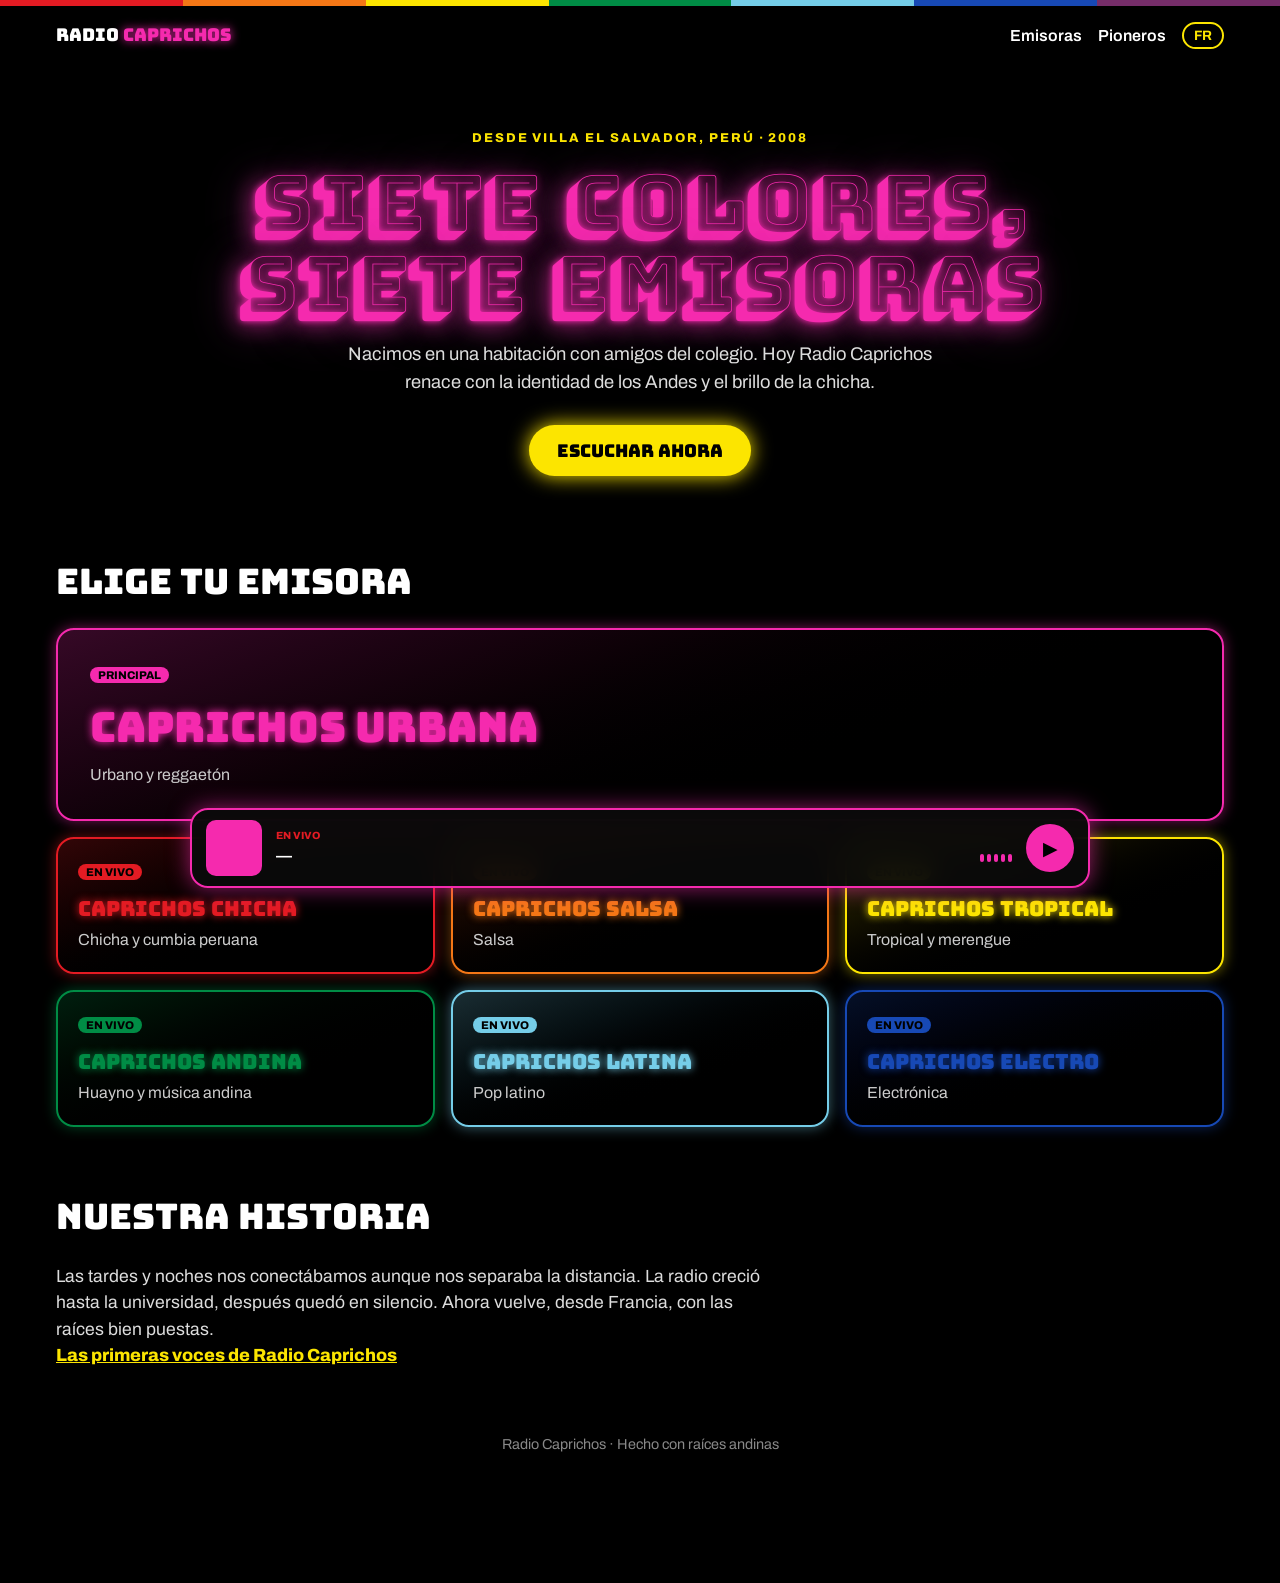
<file: index.html>
<!doctype html>
<!-- Plantilla única: los textos se cargan desde i18n/es.json o i18n/fr.json -->
<html lang="es-PE">
<head>
  <meta charset="utf-8">
  <meta name="viewport" content="width=device-width, initial-scale=1">
  <title>Radio Caprichos</title>
  <meta name="description" content="Radio Caprichos: 7 emisoras con los colores de la bandera del Cusco.">
  <meta name="theme-color" content="#000000">
  <link rel="alternate" hreflang="es-PE" href="https://radiocaprichos.com/">
  <link rel="alternate" hreflang="fr-FR" href="https://radiocaprichos.com/fr/">
  <link rel="preconnect" href="https://fonts.googleapis.com">
  <link rel="preconnect" href="https://fonts.gstatic.com" crossorigin>
  <link href="https://fonts.googleapis.com/css2?family=Bungee&family=Bungee+Shade&family=Archivo:wght@400;600;800&display=swap" rel="stylesheet">
  <link rel="stylesheet" href="css/caprichos.css">
</head>
<body>
  <!-- Franja con los 7 colores de la bandera del Cusco -->
  <div class="wiphala" aria-hidden="true"><i></i><i></i><i></i><i></i><i></i><i></i><i></i></div>

  <header class="top">
    <a class="logo" href="./">RADIO <b>CAPRICHOS</b></a>
    <nav>
      <a href="#emisoras" data-t="nav_radio">Emisoras</a>
      <a href="pioneros.html" data-t="nav_pioneros">Pioneros</a>
      <button class="lang" id="lang" type="button">FR</button>
    </nav>
  </header>

  <main>
    <section class="hero">
      <p class="kicker" data-t="hero_kicker"></p>
      <h1 class="neon" data-t="hero_title">Siete colores, siete emisoras</h1>
      <p class="lead" data-t="hero_text"></p>
      <button class="cta" id="cta" type="button" data-t="hero_cta">Escuchar ahora</button>
    </section>

    <section id="emisoras">
      <h2 data-t="emisoras_title">Elige tu emisora</h2>
      <div class="grid" id="grid"><!-- Tarjetas generadas desde data/emisoras.json --></div>
    </section>

    <section id="historia" class="historia">
      <h2 data-t="historia_title">Nuestra historia</h2>
      <p data-t="historia_text"></p>
      <p><a class="mas" href="pioneros.html" data-t="pio_subtitle">Las primeras voces de Radio Caprichos</a></p>
    </section>
  </main>

  <footer><span data-t="footer"></span></footer>

  <!-- Reproductor horizontal fijo, toma el color de la emisora activa -->
  <aside class="player" id="player" hidden>
    <div class="cover" id="cover"></div>
    <div class="meta">
      <span class="live" data-t="en_vivo">En vivo</span>
      <strong id="p-title">—</strong>
      <span id="p-station"></span>
    </div>
    <div class="eq" aria-hidden="true"><i></i><i></i><i></i><i></i><i></i></div>
    <button class="play" id="play" type="button" aria-label="Play/Pausa">▶</button>
  </aside>
  <audio id="audio" preload="none"></audio>

  <script src="js/app.js" type="module"></script>
</body>
</html>
</file>
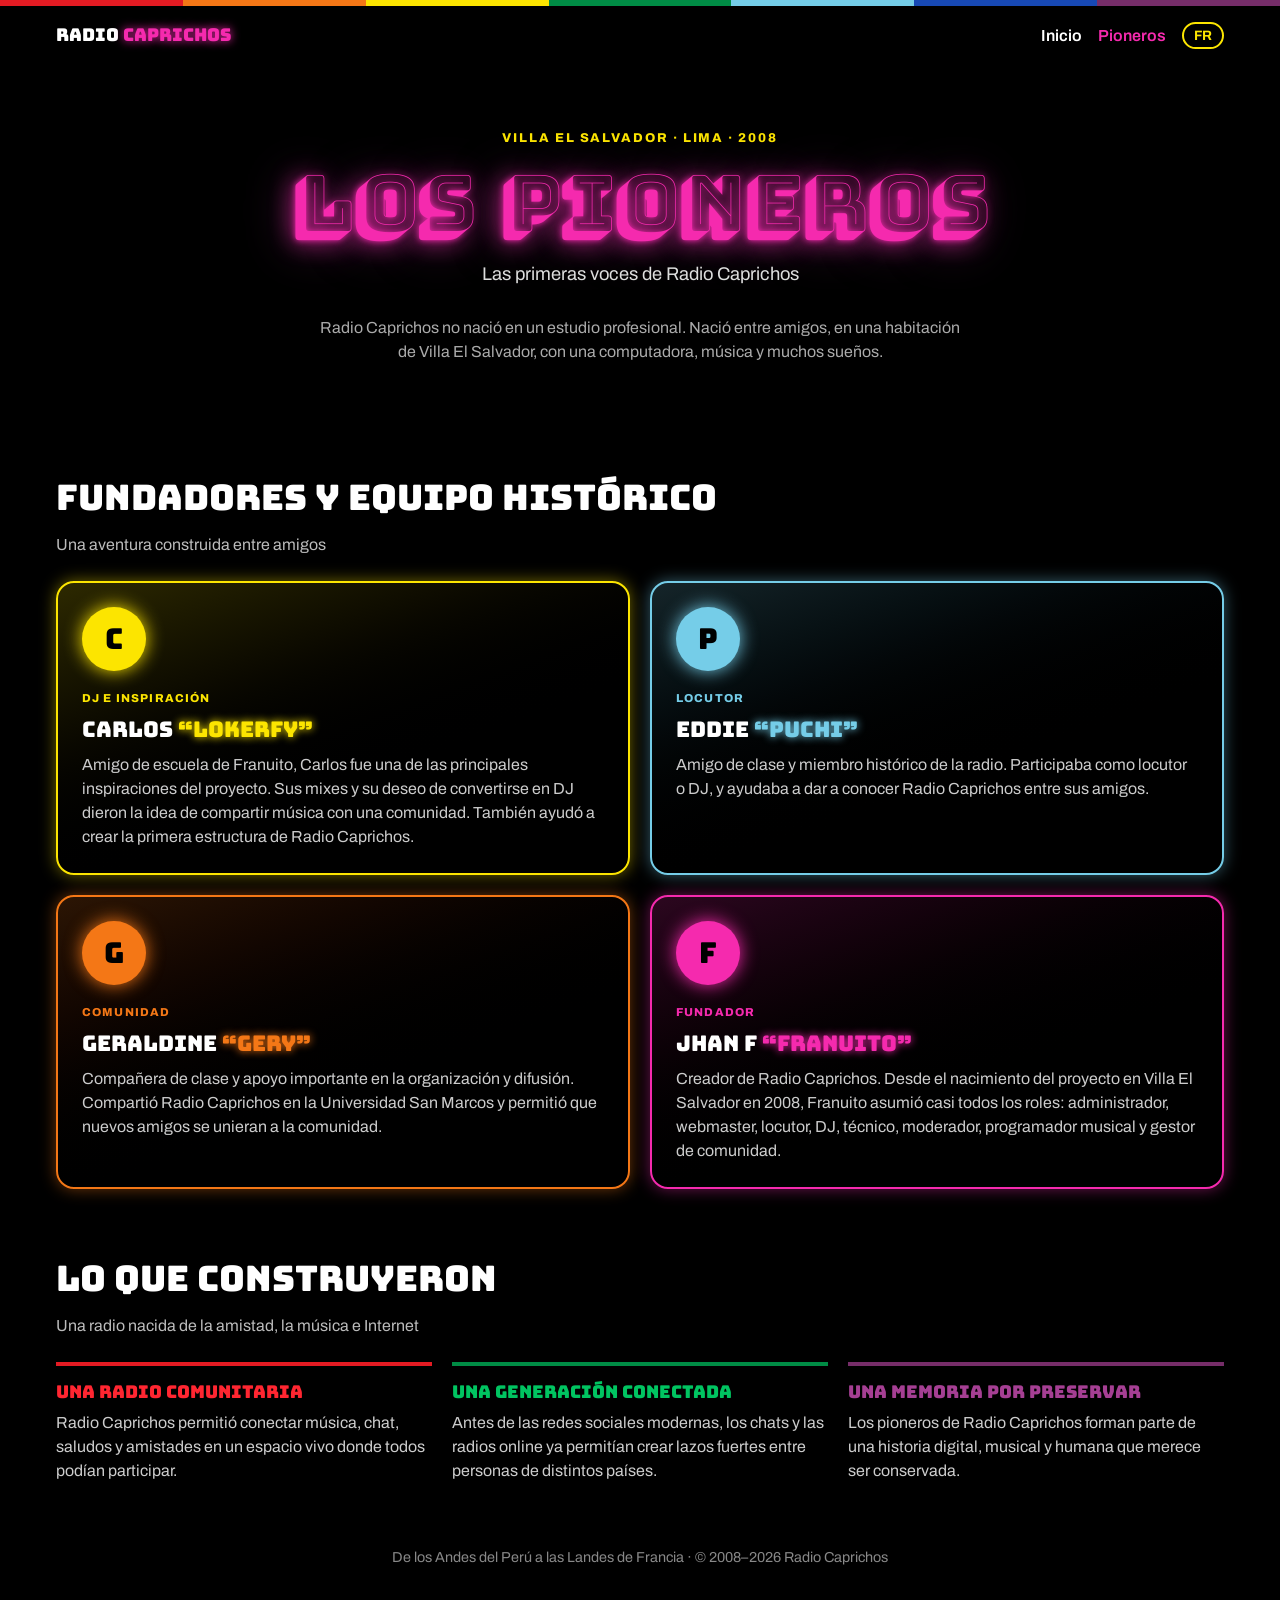
<file: pioneros.html>
<!doctype html>
<!-- Página Los Pioneros: textos en i18n/*.json con el prefijo pio_ -->
<html lang="es-PE">
<head>
  <meta charset="utf-8">
  <meta name="viewport" content="width=device-width, initial-scale=1">
  <title>Los Pioneros · Radio Caprichos</title>
  <meta name="description" content="Las primeras voces de Radio Caprichos.">
  <meta name="theme-color" content="#000000">
  <link rel="alternate" hreflang="es-PE" href="https://radiocaprichos.com/pioneros.html">
  <link rel="alternate" hreflang="fr-FR" href="https://radiocaprichos.com/fr/pioneros.html">
  <link rel="preconnect" href="https://fonts.googleapis.com">
  <link rel="preconnect" href="https://fonts.gstatic.com" crossorigin>
  <link href="https://fonts.googleapis.com/css2?family=Bungee&family=Bungee+Shade&family=Archivo:wght@400;600;800&display=swap" rel="stylesheet">
  <link rel="stylesheet" href="css/caprichos.css">
</head>
<body data-page="pio">
  <!-- Franja con los 7 colores de la bandera del Cusco -->
  <div class="wiphala" aria-hidden="true"><i></i><i></i><i></i><i></i><i></i><i></i><i></i></div>

  <header class="top">
    <a class="logo" href="./">RADIO <b>CAPRICHOS</b></a>
    <nav>
      <a href="./" data-t="nav_inicio">Inicio</a>
      <a href="pioneros.html" aria-current="page" data-t="nav_pioneros">Pioneros</a>
      <button class="lang" id="lang" type="button">FR</button>
    </nav>
  </header>

  <main>
    <section class="hero">
      <p class="kicker">Villa El Salvador · Lima · 2008</p>
      <h1 class="neon" data-t="pio_titulo">Los Pioneros</h1>
      <p class="lead" data-t="pio_subtitle"></p>
      <p class="lead suave" data-t="pio_intro"></p>
    </section>

    <section>
      <h2 data-t="pio_foundersTitle">Fundadores y equipo histórico</h2>
      <p class="sub" data-t="pio_foundersSubtitle"></p>

      <!-- Cada pionero lleva un color de la bandera del Cusco -->
      <div class="pioneros">
        <article class="pionero" style="--c: var(--amarillo)">
          <div class="inicial" aria-hidden="true">C</div>
          <span class="rol" data-t="pio_carlosRole">DJ e inspiración</span>
          <h3>Carlos <em>“Lokerfy”</em></h3>
          <p data-t="pio_carlosText"></p>
        </article>
        <article class="pionero" style="--c: var(--celeste)">
          <div class="inicial" aria-hidden="true">P</div>
          <span class="rol" data-t="pio_puchiRole">Locutor</span>
          <h3>Eddie <em>“Puchi”</em></h3>
          <p data-t="pio_puchiText"></p>
        </article>
        <article class="pionero" style="--c: var(--naranja)">
          <div class="inicial" aria-hidden="true">G</div>
          <span class="rol" data-t="pio_geryRole">Comunidad</span>
          <h3>Geraldine <em>“Gery”</em></h3>
          <p data-t="pio_geryText"></p>
        </article>
        <article class="pionero" style="--c: var(--fucsia)">
          <div class="inicial" aria-hidden="true">F</div>
          <span class="rol" data-t="pio_franuitoRole">Fundador</span>
          <h3>Jhan F <em>“Franuito”</em></h3>
          <p data-t="pio_franuitoText"></p>
        </article>
      </div>
    </section>

    <section>
      <h2 data-t="pio_legacyTitle">Lo que construyeron</h2>
      <p class="sub" data-t="pio_legacySubtitle"></p>
      <div class="legado">
        <div style="--c: var(--rojo)"><h3 data-t="pio_legacyRadioTitle"></h3><p data-t="pio_legacyRadioText"></p></div>
        <div style="--c: var(--verde)"><h3 data-t="pio_legacyChatTitle"></h3><p data-t="pio_legacyChatText"></p></div>
        <div style="--c: var(--violeta)"><h3 data-t="pio_legacyMemoryTitle"></h3><p data-t="pio_legacyMemoryText"></p></div>
      </div>
    </section>
  </main>

  <footer><span data-t="pio_footerSlogan"></span> · © 2008–2026 Radio Caprichos</footer>

  <script src="js/app.js" type="module"></script>
</body>
</html>
</file>
<file: css/caprichos.css>
/* ===== Radio Caprichos · estilos chicha =====
   Paleta oficial: bandera del Cusco + fucsia chicha para la emisora principal */
:root {
  --rojo: #E31B23;
  --naranja: #F47716;
  --amarillo: #FCE500;
  --verde: #008C45;
  --celeste: #75CDE8;
  --azul: #1749B5;
  --violeta: #762D69;
  --fucsia: #F52AAE;
  --fondo: #000;
  --texto: #fff;
  --acento: var(--fucsia);           /* cambia con la emisora activa */
  color-scheme: dark;
}

* { box-sizing: border-box; margin: 0; }
body {
  background: var(--fondo);
  color: var(--texto);
  font-family: "Archivo", system-ui, sans-serif;
  line-height: 1.5;
  padding-bottom: 96px;               /* espacio para el reproductor fijo */
}

/* Franja de 7 colores */
.wiphala { display: flex; height: 6px; }
.wiphala i { flex: 1; }
.wiphala i:nth-child(1) { background: var(--rojo); }
.wiphala i:nth-child(2) { background: var(--naranja); }
.wiphala i:nth-child(3) { background: var(--amarillo); }
.wiphala i:nth-child(4) { background: var(--verde); }
.wiphala i:nth-child(5) { background: var(--celeste); }
.wiphala i:nth-child(6) { background: var(--azul); }
.wiphala i:nth-child(7) { background: var(--violeta); }

/* Cabecera */
.top { display: flex; justify-content: space-between; align-items: center; padding: 16px; max-width: 1200px; margin: auto; }
.logo { font-family: "Bungee", sans-serif; color: var(--texto); text-decoration: none; font-size: 1.1rem; }
.logo b { color: var(--fucsia); text-shadow: 0 0 10px var(--fucsia); font-weight: 400; }
nav { display: flex; gap: 16px; align-items: center; }
nav a { color: var(--texto); text-decoration: none; font-weight: 600; }
nav a:hover { color: var(--amarillo); }
.lang { background: none; border: 2px solid var(--amarillo); color: var(--amarillo); font: 700 .85rem "Archivo"; padding: 4px 10px; border-radius: 99px; cursor: pointer; }

/* Portada */
.hero { text-align: center; padding: 64px 16px 48px; max-width: 900px; margin: auto; }
.kicker { color: var(--amarillo); text-transform: uppercase; letter-spacing: .15em; font-weight: 800; font-size: .8rem; }
.neon {
  font-family: "Bungee Shade", "Bungee", sans-serif;
  font-weight: 400;
  font-size: clamp(2.2rem, 7vw, 4.8rem);
  line-height: 1.05;
  margin: 16px 0;
  color: var(--fucsia);
  text-shadow: 0 0 6px var(--fucsia), 0 0 24px var(--fucsia), 0 0 48px var(--violeta);
}
.lead { font-size: 1.15rem; color: #ddd; max-width: 640px; margin: 0 auto 28px; }
.cta {
  font: 400 1.1rem "Bungee"; color: #000; background: var(--amarillo);
  border: 0; padding: 14px 28px; border-radius: 99px; cursor: pointer;
  box-shadow: 0 0 20px var(--amarillo);
}

/* Emisoras */
section { padding: 32px 16px; max-width: 1200px; margin: auto; }
h2 { font-family: "Bungee"; font-weight: 400; font-size: clamp(1.4rem, 4vw, 2.2rem); margin-bottom: 20px; }
.grid { display: grid; grid-template-columns: repeat(3, 1fr); gap: 16px; }   /* principal arriba + 6 emisoras en 2 filas de 3 */
@media (max-width: 860px) { .grid { grid-template-columns: repeat(2, 1fr); } }
@media (max-width: 520px) { .grid { grid-template-columns: 1fr; } }
.card {
  --c: var(--fucsia);
  border: 2px solid var(--c); border-radius: 18px; padding: 20px;
  background: linear-gradient(160deg, color-mix(in srgb, var(--c) 22%, #000), #000 70%);
  box-shadow: 0 0 14px color-mix(in srgb, var(--c) 50%, transparent);
  cursor: pointer; text-align: left; color: var(--texto); font: inherit;
  transition: transform .15s, box-shadow .15s;
}
.card:hover, .card.activa { transform: translateY(-3px); box-shadow: 0 0 28px var(--c); }
.card.principal { grid-column: 1 / -1; padding: 32px; }
.card .tag { font-size: .7rem; font-weight: 800; text-transform: uppercase; color: #000; background: var(--c); padding: 2px 8px; border-radius: 99px; }
.card h3 { font-family: "Bungee"; font-weight: 400; font-size: 1.3rem; margin: 10px 0 4px; color: var(--c); text-shadow: 0 0 8px var(--c); }
.card.principal h3 { font-size: clamp(1.6rem, 5vw, 2.6rem); }
.card p { color: #ccc; }

.historia p { max-width: 720px; font-size: 1.1rem; color: #ddd; }
footer { text-align: center; padding: 32px 16px; color: #888; font-size: .9rem; }

/* Reproductor horizontal (estilo Apple Music) */
.player {
  position: fixed; left: 12px; right: 12px; bottom: 12px; z-index: 10;
  display: flex; align-items: center; gap: 14px; padding: 10px 14px;
  background: rgba(10,10,10,.92); backdrop-filter: blur(12px);
  border: 2px solid var(--acento); border-radius: 18px;
  box-shadow: 0 0 22px color-mix(in srgb, var(--acento) 60%, transparent);
  max-width: 900px; margin: auto;
}
.cover { width: 56px; height: 56px; border-radius: 10px; flex: none; background: var(--acento) center/cover; }
.meta { flex: 1; min-width: 0; display: flex; flex-direction: column; }
.meta strong, .meta span { white-space: nowrap; overflow: hidden; text-overflow: ellipsis; }
.meta #p-station { color: var(--acento); font-size: .85rem; }
.live { font-size: .65rem; font-weight: 800; text-transform: uppercase; color: var(--rojo); }
.play { width: 48px; height: 48px; border-radius: 50%; border: 0; background: var(--acento); color: #000; font-size: 1.2rem; cursor: pointer; flex: none; }
.eq { display: flex; gap: 3px; align-items: flex-end; height: 28px; }
.eq i { width: 4px; background: var(--acento); height: 30%; border-radius: 2px; }
.player.sonando .eq i { animation: eq .8s infinite ease-in-out alternate; }
.eq i:nth-child(2) { animation-delay: .2s !important; }
.eq i:nth-child(3) { animation-delay: .4s !important; }
.eq i:nth-child(4) { animation-delay: .1s !important; }
.eq i:nth-child(5) { animation-delay: .3s !important; }
@keyframes eq { to { height: 100%; } }

@media (max-width: 560px) {
  nav { gap: 10px; } nav a { font-size: .85rem; }   /* en móvil el menú se hace más compacto */
  .eq { display: none; }
}
@media (prefers-reduced-motion: reduce) { .player.sonando .eq i { animation: none; } }

/* ===== Página Los Pioneros ===== */
.suave { color: #aaa; font-size: 1rem; }
.sub { color: #bbb; margin: -12px 0 24px; }
nav a[aria-current="page"] { color: var(--fucsia); }
.mas { color: var(--amarillo); font-weight: 800; }
a:focus-visible, button:focus-visible { outline: 3px solid var(--amarillo); outline-offset: 3px; }
.pioneros { display: grid; grid-template-columns: repeat(2, 1fr); gap: 20px; }
.pionero {
  --c: var(--fucsia);
  border: 2px solid var(--c); border-radius: 18px; padding: 24px;
  background: linear-gradient(160deg, color-mix(in srgb, var(--c) 18%, #000), #000 65%);
  box-shadow: 0 0 16px color-mix(in srgb, var(--c) 45%, transparent);
  min-width: 0;
}
.inicial {
  width: 64px; height: 64px; border-radius: 50%; display: grid; place-items: center;
  font: 400 1.8rem "Bungee", sans-serif; color: #000; background: var(--c);
  box-shadow: 0 0 18px var(--c); margin-bottom: 14px;
}
.rol { font-size: .72rem; font-weight: 800; text-transform: uppercase; letter-spacing: .1em; color: var(--c); }
.pionero h3 { font: 400 1.35rem "Bungee", sans-serif; margin: 6px 0 10px; }
.pionero h3 em { font-style: normal; color: var(--c); text-shadow: 0 0 8px var(--c); }
.pionero p { color: #ccc; }
.legado { display: grid; grid-template-columns: repeat(3, 1fr); gap: 20px; }
.legado > div { border-top: 4px solid var(--c); padding-top: 14px; min-width: 0; }
.legado h3 { font: 400 1.1rem "Bungee", sans-serif; color: var(--c); margin-bottom: 8px; filter: brightness(1.4); }
.legado p { color: #ccc; }
@media (max-width: 760px) { .pioneros, .legado { grid-template-columns: 1fr; } }
</file>
